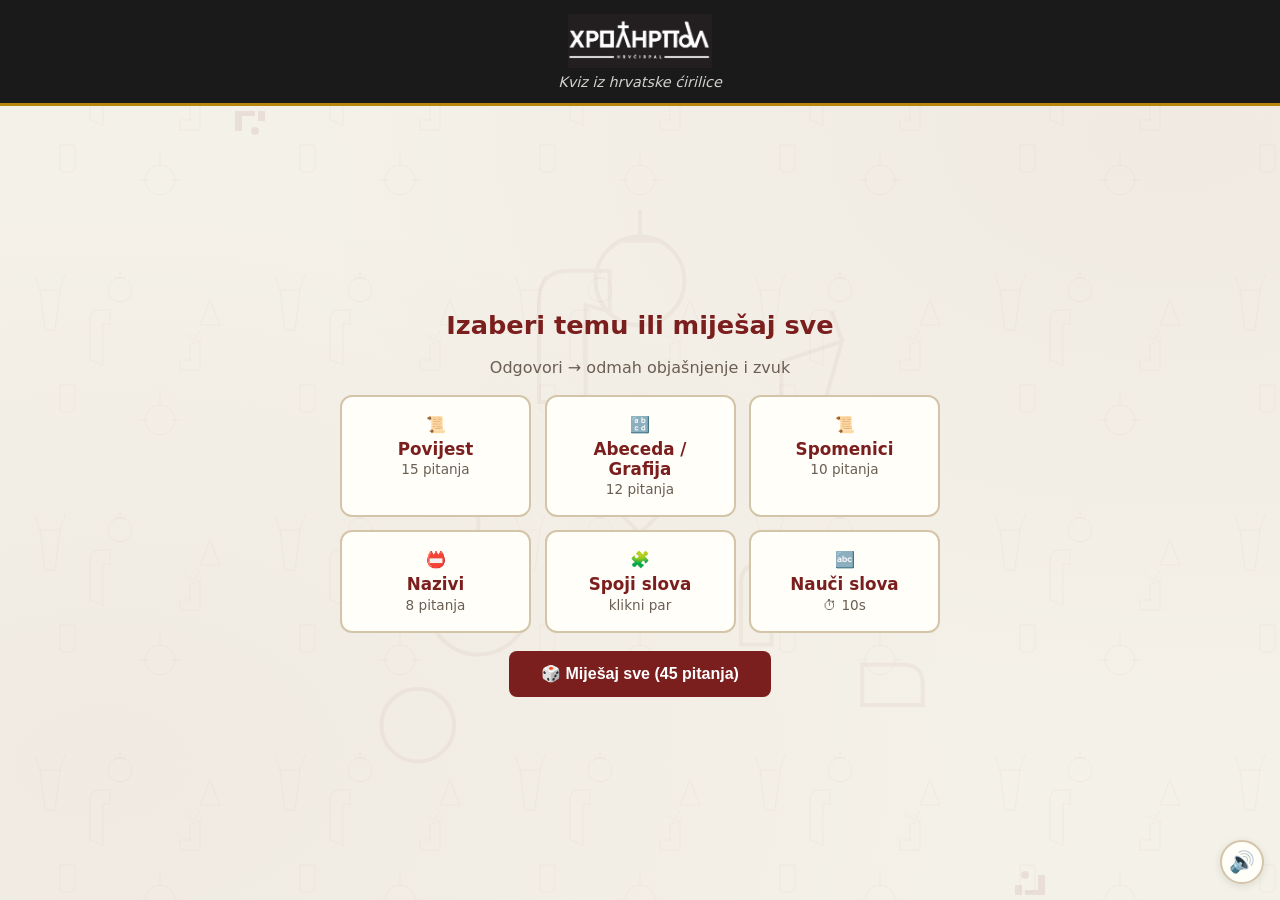
<file: kviz-cirilica.html>
<!DOCTYPE html>
<html lang="hr">
<head>
<meta charset="UTF-8">
<meta name="viewport" content="width=device-width, initial-scale=1.0, user-scalable=no">
<title>Kviz iz hrvatske ćirilice</title>
<link rel="stylesheet" href="style.css">
</head>
<body>

<header>
  <img src="hrvcirpal-logo.jpg" alt="HRVĆIRPAL" class="header-logo">
  <h1></h1>
  <p>Kviz iz hrvatske ćirilice</p>
</header>

<div class="main-wrap">
<div class="container">

  <!-- START SCREEN -->
  <div id="startScreen" class="start-screen">
    <h2>Izaberi temu ili miješaj sve</h2>
    <p>Odgovori → odmah objašnjenje i zvuk</p>
    <div class="topic-grid">
      <div class="topic-card" onclick="startQuiz('povijest')">
        <span class="icon">📜</span><span class="label">Povijest</span><span class="info">15 pitanja</span>
      </div>
      <div class="topic-card" onclick="startQuiz('abeceda')">
        <span class="icon">🔡</span><span class="label">Abeceda / Grafija</span><span class="info">12 pitanja</span>
      </div>
      <div class="topic-card" onclick="startQuiz('spomenici')">
        <span class="icon">📜</span><span class="label">Spomenici</span><span class="info">10 pitanja</span>
      </div>
      <div class="topic-card" onclick="startQuiz('nazivi')">
        <span class="icon">📛</span><span class="label">Nazivi</span><span class="info">8 pitanja</span>
      </div>
      <div class="topic-card" onclick="startMatching()">
        <span class="icon">🧩</span><span class="label">Spoji slova</span><span class="info">klikni par</span>
      </div>
      <div class="topic-card" onclick="startLetterQuiz()">
        <span class="icon">🔤</span><span class="label">Nauči slova</span><span class="info">⏱ 10s</span>
      </div>
    </div>
    <button class="mix-btn" onclick="startQuiz('mix')">🎲 Miješaj sve (45 pitanja)</button>
  </div>

  <!-- QUIZ AREA -->
  <div id="quizArea" class="quiz-area hidden">
    <div class="top-bar">
      <span class="progress-text" id="progressText"></span>
      <span class="score-badge" id="scoreBadge"></span>
    </div>
    <div class="progress-bar-wrap"><div class="progress-bar" id="progressBar" style="width:0%"></div></div>
    <div id="questionCard" class="q-card"><div class="inner"></div></div>
    <div class="controls">
      <button class="next-btn" id="nextBtn" onclick="nextQuestion()">Sljedeće →</button>
      <button class="back-btn" onclick="backToStart()">← Natrag</button>
    </div>
  </div>

  <!-- MATCHING GAME -->
  <div id="matchingArea" class="quiz-area hidden">
    <div class="match-mode-bar" id="matchModeBar">
      <button class="match-mode-btn active" data-mode="lat" onclick="setMatchMode('lat')">A ↔ Ć</button>
      <button class="match-mode-btn" data-mode="gla" onclick="setMatchMode('gla')">Ⰰ ↔ Ć</button>
      <button class="match-mode-btn" data-mode="all" onclick="setMatchMode('all')">sve troje</button>
    </div>
    <div class="top-bar">
      <span class="progress-text" id="matchProgress"></span>
      <span class="score-badge" id="matchScore"></span>
    </div>
    <div class="match-grid" id="matchGrid"></div>
    <div class="controls">
      <button class="match-reset" onclick="startMatching()">🔄 Nova runda</button>
      <button class="back-btn" onclick="backToStart()">← Natrag</button>
    </div>
  </div>

  <!-- LETTER QUIZ -->
  <div id="letterQuizArea" class="quiz-area hidden">
    <div class="top-bar">
      <span class="progress-text" id="lqCounter"></span>
      <span class="score-badge" id="lqScore"></span>
    </div>
    <div class="letter-display-wrap">
      <div class="letter-big" id="letterBig"></div>
    </div>
    <div class="feedback-overlay" id="lqFeedback"></div>
    <div class="letter-options" id="lqOptions"></div>
    <div class="controls">
      <button class="next-btn" id="lqNextBtn" onclick="letterQuizNext()">Sljedeće →</button>
      <button class="back-btn" onclick="backToStart()">← Natrag</button>
    </div>
  </div>

  <!-- END SCREEN -->
  <div id="endScreen" class="end-screen"></div>

</div>
</div>

<button class="mute-btn" id="muteBtn" onclick="toggleMute()" title="Uključi/isključi zvuk">🔊</button>

<script src="script.js"></script>
</body>
</html>
</file>
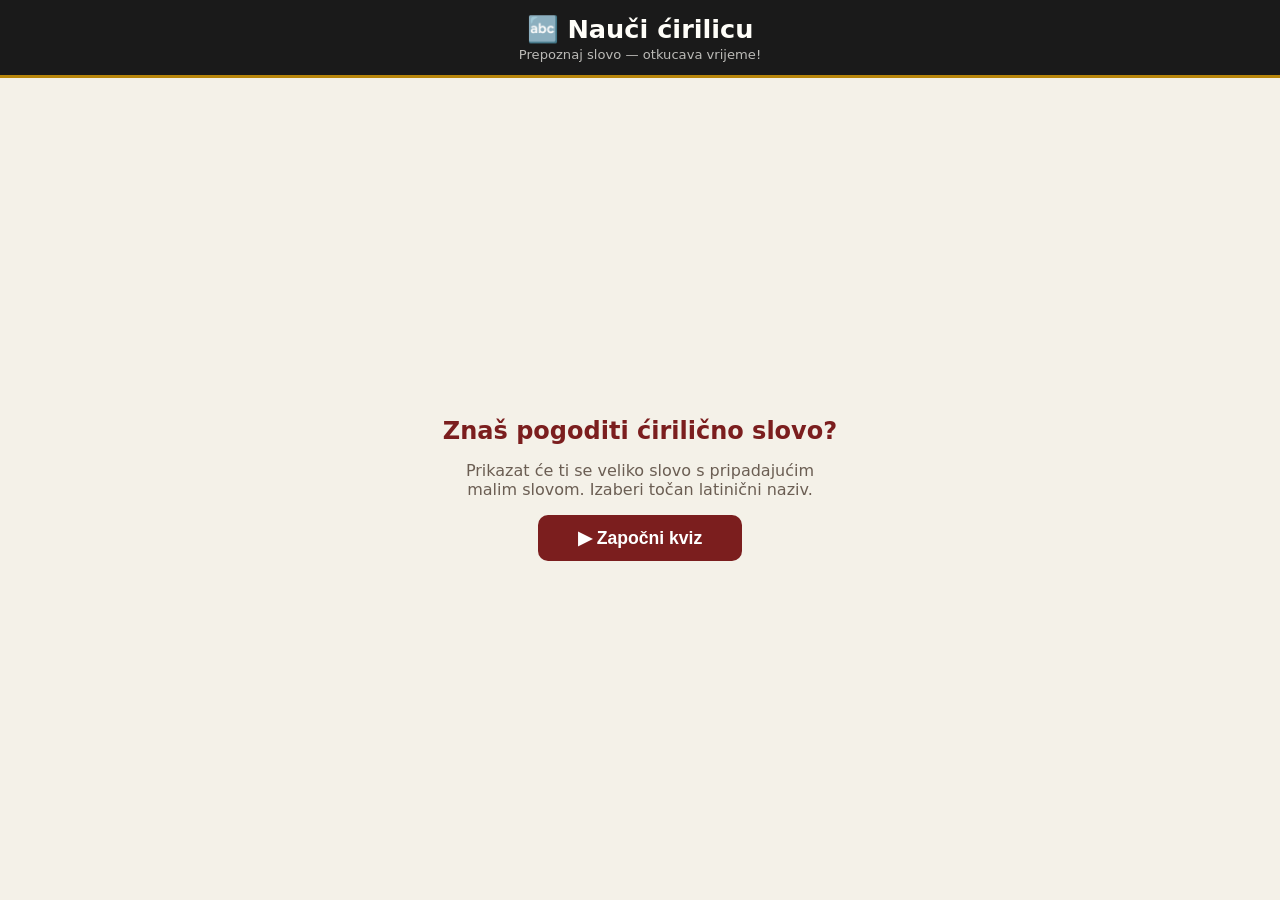
<file: nauci-cirilicu.html>
<!DOCTYPE html>
<html lang="hr">
<head>
<meta charset="UTF-8">
<meta name="viewport" content="width=device-width, initial-scale=1.0, user-scalable=no">
<title>Nauči ćirilicu</title>
<style>
  :root {
    --bg: #f4f1e8; --card: #fffef9; --accent: #7b1e1e; --accent2: #2d5a3d;
    --gold: #b8860b; --text: #2c1810; --muted: #6b5e53; --border: #d4c5a9;
    --correct: #2d7a3d; --wrong: #a83232; --timer: #c0392b;
  }
  * { box-sizing: border-box; margin: 0; padding: 0; }
  html, body { height: 100%; overflow: hidden; }
  body {
    font-family: 'Segoe UI', system-ui, sans-serif;
    background: var(--bg); color: var(--text);
    display: flex; flex-direction: column;
  }

  @font-face {
    font-family: 'Cirilica';
    src: url('cirilica.ttf') format('truetype');
    unicode-range: U+0400-04FF;
  }

  /* ===== HEADER ===== */
  header {
    flex-shrink: 0; background: #1a1a1a; color: #fffef9;
    text-align: center; padding: clamp(.6rem, 1.5vh, 1rem) 1rem;
    border-bottom: 3px solid var(--gold);
  }
  header h1 { font-size: clamp(1.1rem, 2.5vw, 1.6rem); }
  header p { opacity: .7; font-size: clamp(.7rem, 1.2vw, .82rem); margin-top: .2rem; }

  /* ===== MAIN ===== */
  .main-wrap { flex: 1; overflow-y: auto; display: flex; flex-direction: column; }
  .container {
    flex: 1; display: flex; flex-direction: column;
    max-width: 600px; margin: 0 auto; width: 100%; padding: clamp(.6rem, 1.5vh, 1.2rem);
  }

  /* ===== START SCREEN ===== */
  .start-screen {
    flex: 1; display: flex; flex-direction: column; justify-content: center;
    align-items: center; text-align: center; gap: 1rem;
  }
  .start-screen h2 { font-size: clamp(1.2rem, 2.5vw, 1.5rem); color: var(--accent); }
  .start-screen p { color: var(--muted); font-size: clamp(.85rem, 1.3vw, 1rem); max-width: 400px; }
  .start-btn {
    background: var(--accent); color: #fff; padding: .8rem 2.5rem; border: none;
    border-radius: 10px; cursor: pointer; font-weight: 700; font-size: 1.1rem;
    transition: .15s; user-select: none;
  }
  .start-btn:hover { background: #5c1515; }
  .start-btn:active { transform: scale(.96); }

  /* ===== GAME SCREEN ===== */
  .game-screen { flex: 1; display: none; flex-direction: column; }
  .game-screen.show { display: flex; }

  /* Top bar */
  .game-top {
    flex-shrink: 0; display: flex; justify-content: space-between; align-items: center;
    padding: .4rem 0; flex-wrap: wrap; gap: .3rem;
  }
  .game-top .q-counter { color: var(--muted); font-weight: 600; font-size: .95rem; }
  .game-top .score { color: var(--accent2); font-weight: 700; font-size: 1rem; }
  .game-top .timer {
    font-weight: 700; font-size: 1.1rem; padding: .2rem .7rem;
    border-radius: 20px; background: #fef0ef;
  }
  .game-top .timer.warning { color: var(--timer); animation: pulse .5s infinite; }
  @keyframes pulse { 50% { opacity: .5; } }

  .progress-bar-wrap { flex-shrink: 0; height: 4px; background: var(--border); border-radius: 2px; width: 100%; margin-bottom: .5rem; }
  .progress-bar { height: 100%; background: var(--accent); border-radius: 2px; transition: width .3s; }

  /* Letter display */
  .letter-display {
    flex: 1; display: flex; align-items: center; justify-content: center;
    background: var(--card); border: 2px solid var(--border); border-radius: 16px;
    margin: .5rem 0; min-height: 0;
  }
  .letter-big {
    font-family: 'Cirilica', serif; font-size: clamp(5rem, 15vw, 12rem);
    font-weight: 400; color: var(--accent); line-height: 1; user-select: none;
  }
  .letter-big.both { font-size: clamp(3.5rem, 10vw, 8rem); letter-spacing: .1em; }

  /* Options */
  .options {
    flex-shrink: 0; display: grid;
    grid-template-columns: 1fr 1fr; gap: .6rem; padding: .5rem 0 1rem;
  }
  .opt-btn {
    padding: .9rem; border: 2px solid var(--border); border-radius: 12px;
    background: var(--card); cursor: pointer; font-weight: 600; font-size: 1.1rem;
    transition: .1s; text-align: center; user-select: none;
  }
  .opt-btn:hover { border-color: var(--gold); background: var(--hover); }
  .opt-btn:active { transform: scale(.97); }
  .opt-btn.correct { border-color: var(--correct); background: #e8f5e8; color: var(--correct); }
  .opt-btn.wrong { border-color: var(--wrong); background: #fde8e8; color: var(--wrong); }
  .opt-btn.disabled { pointer-events: none; opacity: .8; }

  /* Feedback overlay */
  .feedback-overlay {
    flex-shrink: 0; text-align: center; padding: .5rem;
    font-weight: 700; font-size: 1.1rem; min-height: 2.5rem;
  }
  .feedback-overlay.correct { color: var(--correct); }
  .feedback-overlay.wrong { color: var(--wrong); }

  .next-row { flex-shrink: 0; text-align: center; padding-bottom: .5rem; }
  .next-btn {
    display: none; background: var(--accent); color: #fff; border: none;
    padding: .7rem 2rem; border-radius: 8px; cursor: pointer; font-weight: 700;
    font-size: 1rem; transition: .15s;
  }
  .next-btn.show { display: inline-block; }
  .next-btn:hover { background: #5c1515; }
  .quit-btn {
    display: inline-block; background: var(--border); border: none; color: var(--text);
    padding: .5rem 1.2rem; border-radius: 6px; cursor: pointer; font-weight: 600;
    font-size: .82rem; margin-left: .4rem;
  }

  /* ===== END SCREEN ===== */
  .end-screen {
    flex: 1; display: none; flex-direction: column; justify-content: center;
    align-items: center; text-align: center; gap: .6rem;
  }
  .end-screen.show { display: flex; }
  .big-score { font-size: clamp(2.5rem, 10vw, 5rem); font-weight: 800; }
  .big-score.good { color: var(--correct); }
  .big-score.ok { color: var(--gold); }
  .big-score.poor { color: var(--wrong); }

  @media (max-width: 480px) {
    .options { grid-template-columns: 1fr 1fr; gap: .4rem; }
    .opt-btn { padding: .7rem; font-size: 1rem; }
  }
</style>
</head>
<body>

<header>
  <h1>🔤 Nauči ćirilicu</h1>
  <p>Prepoznaj slovo — otkucava vrijeme!</p>
</header>

<div class="main-wrap">
<div class="container">

  <!-- START SCREEN -->
  <div id="startScreen" class="start-screen">
    <h2>Znaš pogoditi ćirilično slovo?</h2>
    <p>Prikazat će ti se veliko slovo s pripadajućim malim slovom. Izaberi točan latinični naziv.</p>
    <button class="start-btn" onclick="startGame()">▶ Započni kviz</button>
  </div>

  <!-- GAME SCREEN -->
  <div id="gameScreen" class="game-screen">
    <div class="game-top">
      <span class="q-counter" id="qCounter"></span>
      <span class="timer" id="timer"></span>
      <span class="score" id="scoreBadge"></span>
    </div>
    <div class="progress-bar-wrap"><div class="progress-bar" id="progressBar"></div></div>

    <div class="letter-display">
      <div class="letter-big" id="letterBig"></div>
    </div>

    <div class="feedback-overlay" id="feedbackOverlay"></div>

    <div class="options" id="optionsGrid"></div>

    <div class="next-row">
      <button class="next-btn" id="nextBtn" onclick="nextQuestion()">Sljedeće →</button>
      <button class="quit-btn" onclick="backToStart()">✕ Prekini</button>
    </div>
  </div>

  <!-- END SCREEN -->
  <div id="endScreen" class="end-screen"></div>

</div>
</div>

<script>
// Cyrillic letters with their Latin names (for answer options)
const LETTERS = [
  {c:'А',l:'а', lat:'A'},{c:'Б',l:'б', lat:'B'},{c:'В',l:'в', lat:'V'},
  {c:'Г',l:'г', lat:'G'},{c:'Д',l:'д', lat:'D'},{c:'Ђ',l:'ђ', lat:'Đ'},
  {c:'Е',l:'е', lat:'E'},{c:'Ж',l:'ж', lat:'Ž'},{c:'З',l:'з', lat:'Z'},
  {c:'И',l:'и', lat:'I'},{c:'Ј',l:'ј', lat:'J'},{c:'К',l:'к', lat:'K'},
  {c:'Л',l:'л', lat:'L'},{c:'Љ',l:'љ', lat:'Lj'},{c:'М',l:'м', lat:'M'},
  {c:'Н',l:'н', lat:'N'},{c:'Њ',l:'њ', lat:'Nj'},{c:'О',l:'о', lat:'O'},
  {c:'П',l:'п', lat:'P'},{c:'Р',l:'р', lat:'R'},{c:'С',l:'с', lat:'S'},
  {c:'Т',l:'т', lat:'T'},{c:'Ћ',l:'ћ', lat:'Ć'},{c:'У',l:'у', lat:'U'},
  {c:'Ф',l:'ф', lat:'F'},{c:'Х',l:'х', lat:'H'},{c:'Ц',l:'ц', lat:'C'},
  {c:'Ч',l:'ч', lat:'Č'},{c:'Џ',l:'џ', lat:'Dž'},{c:'Ш',l:'ш', lat:'Š'},
];

let questions = [], currentIdx = 0, score = 0, totalQs = 0;
let timerInterval = null, timeLeft = 0, answered = false;

function shuffle(a) { const r=[...a]; for(let i=r.length-1;i>0;i--){const j=Math.floor(Math.random()*(i+1));[r[i],r[j]]=[r[j],r[i]];} return r; }

function startGame() {
  totalQs = 15; // 15 questions per round
  questions = shuffle(LETTERS).slice(0, totalQs);
  currentIdx = 0; score = 0; answered = false;

  document.getElementById('startScreen').style.display = 'none';
  document.getElementById('gameScreen').classList.add('show');
  document.getElementById('endScreen').classList.remove('show');
  document.getElementById('endScreen').style.display = 'none';

  showQuestion();
}

function backToStart() {
  clearInterval(timerInterval);
  document.getElementById('startScreen').style.display = '';
  document.getElementById('gameScreen').classList.remove('show');
  document.getElementById('endScreen').classList.remove('show');
  document.getElementById('endScreen').style.display = 'none';
}

function showQuestion() {
  if (currentIdx >= questions.length) { showEndScreen(); return; }
  answered = false; timeLeft = 10;
  const q = questions[currentIdx];

  // Display letter (uppercase + lowercase)
  document.getElementById('letterBig').textContent = q.c + q.l;
  document.getElementById('letterBig').className = 'letter-big both';

  // Generate 4 options: 1 correct + 3 random wrong
  const correct = q.lat;
  const wrongs = shuffle(LETTERS.filter(l => l.lat !== correct)).slice(0, 3);
  const options = shuffle([correct, ...wrongs.map(w => w.lat)]);
  
  const grid = document.getElementById('optionsGrid');
  grid.innerHTML = options.map(o => 
    `<div class="opt-btn" onclick="selectAnswer(this, '${o}')">${o}</div>`
  ).join('');

  document.getElementById('feedbackOverlay').textContent = '';
  document.getElementById('feedbackOverlay').className = 'feedback-overlay';
  document.getElementById('nextBtn').classList.remove('show');

  updateUI();

  // Start timer
  clearInterval(timerInterval);
  timerInterval = setInterval(() => {
    timeLeft--;
    updateUI();
    if (timeLeft <= 0) {
      clearInterval(timerInterval);
      if (!answered) timeUp();
    }
  }, 1000);
}

function updateUI() {
  document.getElementById('qCounter').textContent = `Pitanje ${currentIdx+1}/${totalQs}`;
  document.getElementById('scoreBadge').textContent = `✅ ${score}`;
  document.getElementById('progressBar').style.width = `${(currentIdx/totalQs)*100}%`;
  const timerEl = document.getElementById('timer');
  timerEl.textContent = `⏱ ${timeLeft}s`;
  timerEl.className = 'timer' + (timeLeft <= 3 ? ' warning' : '');
}

function selectAnswer(el, chosen) {
  if (answered) return;
  answered = true;
  clearInterval(timerInterval);

  const q = questions[currentIdx];
  const correct = q.lat;
  const opts = document.querySelectorAll('.opt-btn');

  opts.forEach(o => o.classList.add('disabled'));
  
  if (chosen === correct) {
    score++;
    el.classList.add('correct');
    document.getElementById('feedbackOverlay').textContent = '✅ Točno!';
    document.getElementById('feedbackOverlay').className = 'feedback-overlay correct';
  } else {
    el.classList.add('wrong');
    // Highlight the correct one
    opts.forEach(o => { if (o.textContent.trim() === correct) o.classList.add('correct'); });
    document.getElementById('feedbackOverlay').textContent = `❌ Točno je: ${correct}`;
    document.getElementById('feedbackOverlay').className = 'feedback-overlay wrong';
  }

  document.getElementById('nextBtn').classList.add('show');
  document.getElementById('nextBtn').textContent = currentIdx+1 < totalQs ? 'Sljedeće →' : 'Vidi rezultat 🏆';
  updateUI();
}

function timeUp() {
  answered = true;
  const q = questions[currentIdx];
  const correct = q.lat;
  const opts = document.querySelectorAll('.opt-btn');
  opts.forEach(o => {
    o.classList.add('disabled');
    if (o.textContent.trim() === correct) o.classList.add('correct');
  });
  document.getElementById('feedbackOverlay').textContent = `⏰ Isteklo vrijeme! ${correct}`;
  document.getElementById('feedbackOverlay').className = 'feedback-overlay wrong';
  document.getElementById('nextBtn').classList.add('show');
  document.getElementById('nextBtn').textContent = currentIdx+1 < totalQs ? 'Sljedeće →' : 'Vidi rezultat 🏆';
}

function nextQuestion() {
  currentIdx++;
  if (currentIdx >= totalQs) { showEndScreen(); }
  else { showQuestion(); }
}

function showEndScreen() {
  clearInterval(timerInterval);
  document.getElementById('gameScreen').classList.remove('show');
  const end = document.getElementById('endScreen');
  end.style.display = 'flex'; end.classList.add('show');

  const pct = Math.round((score/totalQs)*100);
  let cls, msg;
  if (pct >= 90) { cls='good'; msg='Sjajno! 🎉 Pravi znalac ćirilice!'; }
  else if (pct >= 70) { cls='ok'; msg='Vrlo dobro! 👍 Još malo vježbe.'; }
  else if (pct >= 50) { cls='ok'; msg='Dobro! 📚 Probaj ponovo.'; }
  else { cls='poor'; msg='Ne odustaj! 💪 Vježbaj i nauči.'; }

  end.innerHTML = `
    <h2 style="color:var(--accent);">🏁 Kraj kviza!</h2>
    <div class="big-score ${cls}">${score} / ${totalQs}</div>
    <div style="font-size:1.3rem;font-weight:700;">${pct}%</div>
    <p style="font-size:1rem;max-width:400px;">${msg}</p>
    <button class="start-btn" onclick="startGame()">🔄 Igraj ponovo</button>
    <button class="quit-btn" style="margin-top:.5rem;" onclick="backToStart()">← Početak</button>
  `;
}
</script>
</body>
</html>
</file>
<file: style.css>
:root {
  --bg: #f4f1e8; --card: #fffef9; --accent: #7b1e1e; --accent2: #2d5a3d;
  --gold: #b8860b; --text: #2c1810; --muted: #6b5e53; --border: #d4c5a9;
  --correct: #2d7a3d; --wrong: #a83232; --hover: #f0ebe0;
}
* { box-sizing: border-box; margin: 0; padding: 0; }
html, body { height: 100%; overflow: hidden; }
body {
  font-family: 'Segoe UI', system-ui, sans-serif; color: var(--text);
  display: flex; flex-direction: column;
  background-color: var(--bg);
  background-image:
    radial-gradient(ellipse at 8% 85%, rgba(123,30,30,.03) 0%, transparent 55%),
    radial-gradient(ellipse at 92% 15%, rgba(123,30,30,.03) 0%, transparent 55%),
    url("data:image/svg+xml,%3Csvg xmlns='http://www.w3.org/2000/svg' width='240' height='240'%3E%3Cg fill='none' stroke='%237b1e1e' stroke-width='.6' opacity='.06'%3E%3Cpath d='M40,50 L60,50 L55,90 L45,90 Z M40,50 L35,35 M60,50 L65,35'/%3E%3Ccircle cx='120' cy='50' r='12'/%3E%3Cline x1='115' y1='38' x2='125' y2='38'/%3E%3Cline x1='120' y1='38' x2='120' y2='30'/%3E%3Cpath d='M90,120 L90,80 Q90,70 100,70 L110,70 L110,85 L103,83 L103,125 L90,120 Z'/%3E%3Cpath d='M180,130 L200,130 L200,100 L190,105 L190,120 L180,120 Z M195,100 L185,95 M195,100 L200,90'/%3E%3Ccircle cx='160' cy='180' r='15'/%3E%3Cline x1='160' y1='165' x2='160' y2='150'/%3E%3Cline x1='148' y1='180' x2='138' y2='180'/%3E%3Cline x1='172' y1='180' x2='182' y2='180'/%3E%3Cpath d='M60,170 L60,145 L75,145 L75,170 Q67,175 60,170 Z'/%3E%3Cpath d='M210,60 L220,85 L200,85 Z'/%3E%3C/g%3E%3C/svg%3E");
  background-size: 100% 100%, 100% 100%, 240px 240px;
  background-position: 0 0, 0 0, 0 0;
  background-repeat: no-repeat, no-repeat, repeat;
}

/* ===== HEADER ===== */
header {
  flex-shrink: 0; background: #1a1a1a;
  color: #fffef9; text-align: center; padding: clamp(.6rem, 1.5vh, 1.2rem) 1rem;
  border-bottom: 3px solid var(--gold); position: relative;
}
header h1 { font-size: clamp(1.2rem, 3vw, 1.8rem); }
header p { opacity: .8; font-style: italic; font-size: clamp(.75rem, 1.3vw, .9rem); }
.header-logo { display: block; height: clamp(36px, 6vh, 60px); margin: 0 auto .4rem; }

/* ===== MAIN CONTAINER ===== */
.main-wrap { flex: 1; overflow-y: auto; display: flex; flex-direction: column; }
.container {
  flex: 1; display: flex; flex-direction: column;
  max-width: 820px; margin: 0 auto; width: 100%; padding: clamp(.8rem, 2vh, 1.8rem);
  position: relative;
}
.container::before, .container::after {
  content: ''; position: absolute; pointer-events: none; z-index: 0;
  width: 60px; height: 60px; opacity: .08;
  background: var(--accent);
  mask-size: contain; mask-repeat: no-repeat;
}
.container::before {
  top: 0; left: 0;
  mask-image: url("data:image/svg+xml,%3Csvg xmlns='http://www.w3.org/2000/svg' viewBox='0 0 60 60'%3E%3Cpath d='M5,5 L25,5 L25,10 L12,10 L12,25 L5,25 Z'/%3E%3Ccircle cx='25' cy='25' r='4'/%3E%3Cpath d='M28,5 L35,5 L35,15 L28,15 Z'/%3E%3C/svg%3E");
}
.container::after {
  bottom: 0; right: 0;
  mask-image: url("data:image/svg+xml,%3Csvg xmlns='http://www.w3.org/2000/svg' viewBox='0 0 60 60'%3E%3Cpath d='M55,55 L35,55 L35,50 L48,50 L48,35 L55,35 Z'/%3E%3Ccircle cx='35' cy='35' r='4'/%3E%3Cpath d='M32,55 L25,55 L25,45 L32,45 Z'/%3E%3C/svg%3E");
}

/* ===== START SCREEN ===== */
.start-screen { flex: 1; display: flex; flex-direction: column; justify-content: center; align-items: center; text-align: center; gap: clamp(.6rem, 2vh, 1.2rem); position: relative; }
.start-screen::before {
  content: ''; position: absolute; inset: 10% 10%; pointer-events: none; z-index: 0; opacity: .04;
  background: url("data:image/svg+xml,%3Csvg xmlns='http://www.w3.org/2000/svg' viewBox='0 0 300 300'%3E%3Cg fill='none' stroke='%237b1e1e' stroke-width='2'%3E%3Ccircle cx='150' cy='40' r='22'/%3E%3Cline x1='140' y1='20' x2='160' y2='20'/%3E%3Cline x1='150' y1='18' x2='150' y2='5'/%3E%3Cpath d='M100,100 L100,50 Q100,35 115,35 L135,35 L135,55 L123,52 L123,100 Z'/%3E%3Cpath d='M220,120 L250,130 L250,100 L240,105 L250,70 L220,80 Z M250,70 L245,55'/%3E%3Ccircle cx='70' cy='200' r='25'/%3E%3Cline x1='70' y1='175' x2='70' y2='155'/%3E%3Cpath d='M200,220 L200,190 Q200,180 210,180 L225,180 L225,200 L215,198 L215,220 Z'/%3E%3Cpath d='M260,250 L260,230 L280,230 Q290,230 290,240 L290,250 Z'/%3E%3Ccircle cx='40' cy='260' r='18'/%3E%3Cpath d='M140,185 L155,170 L140,155'/%3E%3Cpath d='M160,185 L145,170 L160,155'/%3E%3C/g%3E%3C/svg%3E") center/contain no-repeat;
}
.start-screen > * { position: relative; z-index: 1; }
.start-screen h2 { font-size: clamp(1.2rem, 2.5vw, 1.6rem); color: var(--accent); }
.start-screen p { color: var(--muted); font-size: clamp(.85rem, 1.4vw, 1rem); }
.topic-grid {
  display: grid; grid-template-columns: repeat(auto-fit, minmax(140px, 1fr));
  gap: clamp(.5rem, 1.5vh, 1rem); width: 100%; max-width: 600px;
}
.topic-card {
  background: var(--card); border: 2px solid var(--border); border-radius: 12px;
  padding: clamp(.8rem, 2vh, 1.3rem) clamp(.5rem, 1vw, .9rem);
  cursor: pointer; transition: .15s; text-align: center; user-select: none;
}
.topic-card:active { transform: scale(.96); }
@media (hover: hover) {
  .topic-card:hover { border-color: var(--gold); transform: translateY(-2px); box-shadow: 0 4px 12px rgba(0,0,0,.08); }
}
.topic-card .icon-img { height: 48px; width: auto; display: block; margin: 0 auto .4rem; object-fit: contain; }
.topic-card .label { font-weight: 700; font-size: clamp(.9rem, 1.5vw, 1.05rem); color: var(--accent); margin-top: .3rem; display: block; }
.topic-card .info { font-size: clamp(.75rem, 1.1vw, .85rem); color: var(--muted); margin-top: .15rem; display: block; }

.mix-btn {
  background: var(--accent); color: #fff; padding: clamp(.6rem, 1.5vh, .85rem) clamp(1.2rem, 3vw, 2rem);
  border: none; border-radius: 8px; cursor: pointer; font-weight: 700;
  font-size: clamp(.9rem, 1.6vw, 1rem); transition: .15s; user-select: none;
  display: inline-flex; align-items: center; gap: .5rem; justify-content: center;
}
.mix-icon { height: 24px; width: auto; display: inline-block; }
.mix-btn:active { transform: scale(.96); }
@media (hover: hover) { .mix-btn:hover { background: #5c1515; } }

/* ===== QUIZ AREA ===== */
.quiz-area { flex: 1; display: flex; flex-direction: column; }
.quiz-area.hidden { display: none; }

.top-bar {
  flex-shrink: 0; display: flex; justify-content: space-between; align-items: center;
  padding: clamp(.2rem, .8vh, .5rem) 0; flex-wrap: wrap; gap: .3rem;
}
.progress-text { color: var(--muted); font-size: 1rem; font-weight: 600; }
.score-badge { display: inline-flex; align-items: center; gap: .3rem; }
.score-img { height: 28px; width: auto; display: block; }
.score-num {
  color: var(--accent2); font-weight: 800; font-size: 1.1rem;
}
.progress-bar-wrap { flex-shrink: 0; height: 5px; background: var(--border); border-radius: 3px; width: 100%; }
.progress-bar { height: 100%; background: var(--accent); border-radius: 3px; transition: width .3s; }

/* Question card */
.q-card {
  flex: 1; display: flex; flex-direction: column; justify-content: center;
  background: var(--card); border: 2px solid var(--border); border-radius: 14px;
  padding: 2rem 2rem; margin: .5rem 0; transition: .2s;
  box-shadow: 0 2px 8px rgba(0,0,0,.05);
  min-height: 0; position: relative; overflow: hidden;
}
/* Manuscript backgrounds — public domain (Wikimedia Commons) */
.q-card::after {
  content: ''; position: absolute; inset: 0; z-index: 0; pointer-events: none;
  opacity: .1;
  background: center/cover no-repeat;
}
.q-card.topic-povijest::after  { background-image: url("povelja-kulina-bana.jpg"); }
.q-card.topic-abeceda::after   { background-image: url("humacka-ploca.jpg"); }
.q-card.topic-spomenici::after { background-image: url("slike/povelja-kulina-bana.jpg"); }
.q-card.topic-opcenito::after  { background-image: url("slike/krepcanski-manastir.jpg"); }
.q-card.topic-nazivi::after    { background-image: url("slike/truhelka.jpg"); }

.q-card::before {
  content: ''; position: absolute; top: 0; left: 10%; right: 10%; height: 3px;
  background: linear-gradient(90deg,
    transparent, var(--gold) 15%, var(--gold) 25%,
    var(--accent) 35%, var(--accent) 45%,
    transparent 50%,
    var(--accent) 55%, var(--accent) 65%,
    var(--gold) 75%, var(--gold) 85%,
    transparent);
  border-radius: 0 0 2px 2px; opacity: .5;
}
.q-card .inner {
  overflow-y: auto; flex: 1; min-height: 0;
  display: flex; flex-direction: column; justify-content: center;
  max-width: 620px; margin: 0 auto; width: 100%;
  position: relative; z-index: 1;
}
.q-card.correct-flash { border-color: var(--correct) !important; }
.q-card.wrong-flash { border-color: var(--wrong) !important; }
.q-num { color: var(--accent); font-weight: 700; font-size: .9rem; margin-bottom: .6rem; text-align: center; }
.q-num-icon { height: 20px; width: auto; vertical-align: middle; margin-right: .3rem; }
.q-text {
  font-size: 1.35rem; font-weight: 600; line-height: 1.5; margin-bottom: 1.8rem;
  text-align: center; letter-spacing: .01em; font-family: 'Cirilica', serif;
}
.q-text em { background: #fff3cd; padding: 0 .2rem; border-radius: 3px; }

/* Options */
.opts { display: flex; flex-direction: column; gap: .7rem; }
.opt {
  padding: 1rem 1.3rem; border: 2px solid var(--border); border-radius: 10px;
  cursor: pointer; transition: .1s; background: var(--card);
  display: flex; gap: .7rem; align-items: center; font-size: 1.1rem;
  user-select: none; text-align: left;
}
.opt:active { transform: scale(.98); }
@media (hover: hover) { .opt:hover { background: var(--hover); } }
.opt.correct { border-color: var(--correct) !important; background: #e8f5e8 !important; }
.opt.wrong { border-color: var(--wrong) !important; background: #fde8e8 !important; }
.opt.picked { border-color: var(--accent); background: #fdf5f0; }
.opt .letter { font-weight: 700; min-width: 20px; text-align: center; flex-shrink: 0; }

/* Feedback */
.feedback {
  margin-top: 1rem; padding: .9rem 1.2rem;
  border-radius: 8px; font-weight: 600; font-size: 1rem;
  display: none; line-height: 1.5; max-height: 40vh; overflow-y: auto;
}
.feedback.show { display: block; }
.feedback.correct { background: #e8f5e8; color: #1a5c1a; border: 1px solid #a3d9a3; }
.feedback.wrong { background: #fde8e8; color: #7a1a1a; border: 1px solid #f0aaaa; }
.feedback .explanation { font-weight: 400; display: block; margin-top: .4rem; color: var(--text); font-size: .95rem; }

/* Space between feedback and next button */
#nextBtnSingle, #nextBtn {
  margin-top: 1.2rem;
}

/* Controls */
.controls { flex-shrink: 0; text-align: center; padding-bottom: clamp(.2rem, .5vh, .5rem); }
.next-btn {
  display: none; background: var(--accent); color: #fff; border: none;
  padding: .8rem 2.2rem;
  border-radius: 8px; cursor: pointer; font-weight: 700;
  font-size: 1.05rem; transition: .15s; user-select: none;
}
.next-btn.show { display: inline-block; }
.next-btn:active { transform: scale(.96); }
@media (hover: hover) { .next-btn:hover { background: #5c1515; } }

.back-btn {
  background: var(--border); border: none; color: var(--text); padding: clamp(.4rem, 1vh, .55rem) clamp(.8rem, 2vw, 1.2rem);
  border-radius: 6px; cursor: pointer; font-weight: 600; font-size: clamp(.7rem, 1.2vw, .82rem);
  transition: .15s; margin-left: .4rem; user-select: none;
}
.back-btn:active { transform: scale(.96); }
@media (hover: hover) { .back-btn:hover { background: #c4b595; } }

/* ===== END SCREEN ===== */
.end-screen { flex: 1; display: none; flex-direction: column; justify-content: center; align-items: center; text-align: center; gap: clamp(.3rem, 1vh, .8rem); position: relative; }
.end-screen::before {
  content: ''; position: absolute; inset: 10% 10%; pointer-events: none; z-index: 0; opacity: .035;
  background: url("data:image/svg+xml,%3Csvg xmlns='http://www.w3.org/2000/svg' viewBox='0 0 300 300'%3E%3Cg fill='none' stroke='%232d5a3d' stroke-width='2'%3E%3Ccircle cx='150' cy='150' r='80'/%3E%3Ccircle cx='150' cy='150' r='60'/%3E%3Ccircle cx='150' cy='150' r='40'/%3E%3Cline x1='150' y1='50' x2='150' y2='15'/%3E%3Cline x1='150' y1='250' x2='150' y2='285'/%3E%3Cline x1='50' y1='150' x2='15' y2='150'/%3E%3Cline x1='250' y1='150' x2='285' y2='150'/%3E%3Ccircle cx='60' cy='60' r='12'/%3E%3Ccircle cx='240' cy='60' r='12'/%3E%3Ccircle cx='240' cy='240' r='12'/%3E%3Ccircle cx='60' cy='240' r='12'/%3E%3C/g%3E%3C/svg%3E") center/contain no-repeat;
}
.end-screen > * { position: relative; z-index: 1; }
.end-screen.show { display: flex; }
.big-score { font-size: clamp(2.5rem, 10vw, 5rem); font-weight: 800; }
.big-score.good { color: var(--correct); }
.big-score.ok { color: var(--gold); }
.big-score.poor { color: var(--wrong); }
.end-pct { font-size: clamp(1rem, 3vw, 1.4rem); font-weight: 700; }
.end-msg { font-size: clamp(.85rem, 1.5vw, 1.1rem); max-width: 500px; }

/* ===== MUTE BUTTON ===== */
.mute-btn {
  position: fixed; bottom: 1rem; right: 1rem; z-index: 99;
  width: 44px; height: 44px; border-radius: 50%; border: 2px solid var(--border);
  background: var(--card); cursor: pointer; font-size: 1.3rem;
  display: flex; align-items: center; justify-content: center;
  box-shadow: 0 2px 8px rgba(0,0,0,.1); transition: .15s; user-select: none;
}
.mute-btn:active { transform: scale(.9); }

/* ===== CUSTOM CYRILLIC FONT ===== */
@font-face {
  font-family: 'Cirilica';
  src: url('cirilica.ttf') format('truetype');
  unicode-range: U+0400-047F, U+0480-04FF;
}
.cyr-font { font-family: 'Cirilica', serif; }

/* Global: use Cirilica for all text — only Cyrillic codepoints via unicode-range */
body, .q-text, .q-num, .opt, .feedback, .match-tile, .drag-tile, .drag-group {
  font-family: 'Cirilica', 'Segoe UI', system-ui, sans-serif;
}
@font-face {
  font-family: 'FSGLA';
  src: url('fsgla.ttf') format('truetype');
}
.gla-font { font-family: 'FSGLA', sans-serif; }

/* ===== FEEDBACK MODAL ===== */
.modal-overlay {
  position: fixed; inset: 0; z-index: 100;
  background: rgba(0,0,0,.55);
  display: flex; align-items: center; justify-content: center;
  padding: 1rem;
  animation: overlayIn .25s ease-out;
}
@keyframes overlayIn {
  from { opacity: 0; }
  to { opacity: 1; }
}
.modal-overlay.hidden { display: none; }
.modal-overlay.closing { animation: overlayOut .25s ease-in forwards; }
@keyframes overlayOut {
  from { opacity: 1; }
  to { opacity: 0; }
}
.modal-overlay.closing .modal-box { animation: modalOut .25s ease-in forwards; }
@keyframes modalOut {
  from { opacity: 1; transform: translateY(0) scale(1); }
  to { opacity: 0; transform: translateY(20px) scale(.95); }
}
.modal-box {
  background: var(--card); border-radius: 14px; border: 2px solid var(--border);
  max-width: 560px; width: 100%; max-height: 88vh; overflow-y: auto;
  padding: 1.6rem 1.8rem; text-align: center;
  box-shadow: 0 10px 40px rgba(0,0,0,.3);
  animation: modalIn .3s ease-out;
}
@keyframes modalIn {
  from { opacity: 0; transform: translateY(30px) scale(.95); }
  to { opacity: 1; transform: translateY(0) scale(1); }
}
.modal-content { font-size: 1.15rem; line-height: 1.55; }
.modal-content .explanation { display: block; margin-top: .6rem; color: var(--text); font-size: 1.02rem; font-weight: 400; }
.modal-content.correct { color: var(--correct); }
.modal-content.wrong { color: var(--wrong); }
.modal-box .next-btn { margin-top: 1.2rem; font-size: 1.1rem; padding: .9rem 2.4rem; }

/* ===== LETTER COMPARISON TABLE ===== */
.lq-table-wrap { margin-top: 1rem; overflow-x: auto; }
.lq-table {
  width: 100%; border-collapse: collapse; margin: 0 auto;
  font-size: 1.1rem;
}
.lq-table th {
  background: var(--accent); color: #fff; padding: .5rem .6rem;
  font-size: .85rem; text-transform: uppercase; letter-spacing: .05em;
}
.lq-table td {
  padding: .7rem .6rem; border: 1px solid var(--border); text-align: center;
  font-size: 1.6rem; background: var(--card);
}
.lq-table th:first-child { border-radius: 8px 0 0 0; }
.lq-table th:last-child { border-radius: 0 8px 0 0; }
.lq-cell-cyr { font-family: 'Cirilica', serif; color: var(--accent); }
.lq-cell-lat { color: var(--accent2); font-size: 1.3rem !important; }
.lq-cell-gla { font-family: 'FSGLA', sans-serif; color: #6b3fa0; }
.lq-cell-mod { color: #7d6608; font-family: 'Segoe UI', system-ui, sans-serif; }
.lq-cell-gr { color: #1a5276; }

/* ===== LIGHTBOX ===== */
.lightbox {
  position: fixed; inset: 0; z-index: 999;
  background: rgba(0,0,0,.9);
  display: flex; flex-direction: column; align-items: center; justify-content: center;
  padding: 1.5rem; cursor: default;
}
.lightbox.hidden { display: none; }
.lightbox-stage {
  position: relative; overflow: hidden;
  max-width: 92vw; max-height: 82vh;
  display: flex; align-items: center; justify-content: center;
  cursor: zoom-in; touch-action: none;
}
.lightbox-stage img {
  max-width: 92vw; max-height: 82vh; width: auto; height: auto;
  object-fit: contain; display: block;
  border-radius: 8px; box-shadow: 0 5px 30px rgba(0,0,0,.5);
  transition: transform .15s ease-out;
  transform-origin: center center;
  user-select: none; -webkit-user-drag: none;
}
.lightbox-stage.zoomed { cursor: grab; }
.lightbox-stage.zoomed img { max-width: none; max-height: none; }
.lightbox-stage.zoomed.dragging { cursor: grabbing; }
.lightbox-zoom-hint {
  position: absolute; bottom: 8px; left: 50%; transform: translateX(-50%);
  background: rgba(0,0,0,.6); color: #fff; font-size: .75rem;
  padding: .25rem .6rem; border-radius: 12px; pointer-events: none;
  opacity: .8; white-space: nowrap;
}
.lightbox-cap { color: #ddd; margin-top: .8rem; font-size: .95rem; text-align: center; max-width: 80vw; }
.lightbox-close {
  position: absolute; top: 1rem; right: 1rem;
  width: 44px; height: 44px; border-radius: 50%; border: none;
  background: rgba(255,255,255,.2); color: #fff; font-size: 1.3rem;
  cursor: pointer; display: flex; align-items: center; justify-content: center;
}
.lightbox-close:hover { background: rgba(255,255,255,.35); }
.q-img-wrap { margin-top: .9rem; text-align: center; }
.q-img { max-width: 100%; max-height: 300px; border-radius: 8px; border: 1px solid var(--border); }
.q-img-cap { font-size: .85rem; color: var(--muted); margin-top: .35rem; font-style: italic; }

/* ===== LETTER QUIZ ===== */
.letter-display-wrap {
  flex: 1; display: flex; align-items: center; justify-content: center;
  background: var(--card); border: 2px solid var(--border); border-radius: 16px;
  margin: .5rem 0; min-height: 0;
}
.letter-big {
  font-family: 'Cirilica', serif; font-size: clamp(5rem, 15vw, 12rem);
  font-weight: 400; color: var(--accent); line-height: 1; user-select: none;
  letter-spacing: .1em;
}
.feedback-overlay {
  flex-shrink: 0; text-align: center; padding: .3rem;
  font-weight: 700; font-size: 1rem; min-height: 2rem;
}
.feedback-overlay.correct { color: var(--correct); }
.feedback-overlay.wrong { color: var(--wrong); }
.letter-options {
  flex-shrink: 0; display: grid; grid-template-columns: 1fr 1fr; gap: .5rem;
  padding: .3rem 0 .8rem;
}
.lq-opt {
  padding: .8rem; border: 2px solid var(--border); border-radius: 12px;
  background: var(--card); cursor: pointer; font-weight: 600; font-size: 1.1rem;
  transition: .1s; text-align: center; user-select: none;
}
.lq-opt:hover { border-color: var(--gold); }
.lq-opt:active { transform: scale(.97); }
.lq-opt.correct { border-color: var(--correct); background: #e8f5e8; color: var(--correct); }
.lq-opt.wrong { border-color: var(--wrong); background: #fde8e8; color: var(--wrong); }
.lq-opt.disabled { pointer-events: none; opacity: .8; }

@media (max-width: 480px) {
  .letter-options { gap: .4rem; }
  .lq-opt { padding: .7rem; font-size: 1rem; }
}

.match-mode-bar {
  flex-shrink: 0; display: flex; gap: .4rem; justify-content: center; padding: .3rem 0 .6rem;
}
.match-mode-btn {
  padding: .4rem 1rem; border: 2px solid var(--border); border-radius: 20px;
  background: var(--card); cursor: pointer; font-weight: 600; font-size: .82rem;
  transition: .15s; user-select: none;
}
.match-mode-btn.active { background: var(--accent); color: #fff; border-color: var(--accent); }
.match-mode-btn:hover:not(.active) { border-color: var(--gold); }

/* Drag-drop mode */
.match-grid.drag-mode {
  grid-template-columns: 1fr;
  grid-template-rows: auto 1fr;
  gap: .8rem;
}
.drag-targets {
  display: flex; flex-wrap: wrap; gap: .5rem; justify-content: center;
  padding: .6rem; background: #fdf5f0; border-radius: 10px; border: 2px dashed var(--border);
}
.drag-group {
  display: flex; align-items: center; gap: .35rem; padding: .4rem .6rem;
  border: 2px solid var(--border); border-radius: 10px; background: var(--card);
  transition: .15s; min-width: 70px; justify-content: center;
}
.drag-group.over { border-color: var(--gold); background: #fef9e7; box-shadow: 0 0 0 3px var(--gold); }
.drag-group.matched-group { border-color: var(--correct); background: #e8f5e8; }
.drag-group .dg-lat { font-size: 1.2rem; font-weight: 700; color: var(--accent2); }
.drag-group .dg-cyr { font-size: 1.2rem; font-weight: 700; color: var(--accent); font-family: 'Cirilica', serif; }
.drag-group .dg-gla { font-size: 1.2rem; font-weight: 700; color: #6b3fa0; font-family: 'FSGLA', sans-serif; }
.drag-group span + span::before { content: '·'; margin: 0 .2rem; color: var(--muted); font-weight: 400; }
.drag-source-area {
  display: flex; flex-wrap: wrap; gap: .5rem; justify-content: center; align-content: start;
}
.drag-tile {
  padding: .5rem .7rem; border: 2px solid var(--border); border-radius: 10px;
  background: var(--card); cursor: grab; text-align: center; font-size: 1.4rem;
  font-weight: 700; color: var(--accent); transition: .1s; user-select: none;
  font-family: 'Cirilica', serif;
}
.drag-tile:active { cursor: grabbing; }
.drag-tile.dragging { opacity: .4; transform: scale(.9); }
.drag-tile.gla { color: #6b3fa0; font-family: 'FSGLA', sans-serif; }
.drag-tile.matched { display: none; }
.drag-tile.wrong-flash { border-color: var(--wrong) !important; background: #fde8e8 !important; }

.match-grid {
  flex: 1; display: grid;
  grid-template-columns: 1fr 1fr;
  gap: 1rem; align-content: start; padding: .5rem 0;
}
.match-col {
  display: flex; flex-direction: column; gap: .5rem;
}
.match-col-header {
  text-align: center; font-weight: 700; font-size: .85rem; padding: .3rem;
  color: var(--accent); border-bottom: 2px solid var(--border);
  margin-bottom: .3rem; text-transform: uppercase; letter-spacing: .1em;
}
.match-tile {
  background: var(--card); border: 2px solid var(--border); border-radius: 12px;
  padding: .65rem .5rem; cursor: pointer; text-align: center;
  transition: .15s; user-select: none; min-height: 52px;
  display: flex; align-items: center; justify-content: center;
}
.match-tile:active { transform: scale(.95); }
@media (hover: hover) { .match-tile:hover { border-color: var(--gold); } }
.match-tile.selected { border-color: var(--accent); background: #fdf5f0; box-shadow: 0 0 0 2px var(--accent); }
.match-tile.matched {
  border-color: var(--correct) !important; background: #e8f5e8 !important;
  opacity: .4; pointer-events: none; cursor: default;
}
.match-tile.wrong-flash { border-color: var(--wrong) !important; background: #fde8e8 !important; }
.match-tile .cyr { font-size: 1.5rem; font-weight: 700; color: var(--accent); line-height: 1; font-family: 'Cirilica', serif; }
.match-tile .lat { font-size: 1.3rem; font-weight: 700; color: var(--accent2); line-height: 1; }
.match-reset {
  background: var(--border); border: none; color: var(--text);
  padding: .5rem 1.2rem; border-radius: 6px; cursor: pointer;
  font-weight: 600; font-size: .85rem; transition: .15s; margin-top: .5rem;
}
.match-reset:hover { background: #c4b595; }

@media (max-width: 480px) {
  .topic-grid { grid-template-columns: repeat(2, 1fr); }
  .q-card { padding: 1.2rem 1rem; border-radius: 10px; }
  .q-text { font-size: 1.15rem; margin-bottom: 1.2rem; }
  .opt { padding: .85rem 1rem; font-size: 1rem; border-radius: 8px; }
  .feedback { font-size: .9rem; }
  .feedback .explanation { font-size: .85rem; }
  .match-grid { gap: .4rem; }
  .match-tile { padding: .5rem .3rem; min-height: 44px; border-radius: 10px; }
  .match-tile .cyr { font-size: 1.2rem; }
  .match-tile .lat { font-size: 1rem; }
  .match-col-header { font-size: .7rem; }
}

/* ===== IMPRESSUM ===== */
.impressum-btn {
  background: transparent; color: var(--accent); border: 2px solid var(--border); border-radius: 8px;
  padding: clamp(.5rem, 1.2vh, .7rem) clamp(1rem, 2.5vw, 1.6rem); font-weight: 700; cursor: pointer;
  font-size: clamp(.85rem, 1.4vw, .95rem); transition: .15s;
}
.impressum-btn:active { transform: scale(.96); }
@media (hover: hover) { .impressum-btn:hover { border-color: var(--gold); background: var(--hover); } }
.impressum-box { max-width: 720px; text-align: left; position: relative; line-height: 1.5; }
.impressum-box h2 { color: var(--accent); margin-bottom: .8rem; padding-right: 2rem; }
.impressum-box h3 { color: var(--accent); font-size: 1.05rem; margin: 1.3rem 0 .5rem; padding-top: .8rem; border-top: 1px solid var(--border); }
.impressum-list dt { font-weight: 700; color: var(--muted); font-size: .85rem; text-transform: uppercase; letter-spacing: .04em; margin-top: .6rem; }
.impressum-list dd { margin: .15rem 0 0; }
.impressum-box a { color: var(--accent2); overflow-wrap: anywhere; }
.biblio { list-style: none; padding: 0; margin: 0; font-size: .9rem; }
.biblio li { padding-left: 1.6rem; text-indent: -1.6rem; margin-bottom: .55rem; }
.impressum-close {
  position: absolute; top: .8rem; right: .8rem; width: 2.2rem; height: 2.2rem; border-radius: 50%;
  border: 1px solid var(--border); background: var(--card); color: var(--text); cursor: pointer; font-size: 1rem;
}
.impressum-actions { text-align: center; margin-top: 1.2rem; }

/* ===== NAZIVI (višestruki odabir) ===== */
.names-grid { display: grid; grid-template-columns: repeat(auto-fill, minmax(220px, 1fr)); gap: .6rem; }
.name-opt { font-size: 1rem; padding: .75rem 1rem; }
.name-box {
  width: 1.4rem; height: 1.4rem; flex-shrink: 0; border: 2px solid var(--border); border-radius: 5px;
  display: inline-flex; align-items: center; justify-content: center; font-weight: 700; font-size: .9rem; background: #fff;
}
.name-opt.picked .name-box { background: var(--accent); border-color: var(--accent); color: #fff; }
.name-opt.correct .name-box { background: var(--correct); border-color: var(--correct); color: #fff; }
.name-opt.wrong .name-box { background: var(--wrong); border-color: var(--wrong); color: #fff; }
.name-opt.missed { border: 2px dashed var(--correct) !important; background: #f3faf3; }
.name-opt.missed .name-box { border-color: var(--correct); color: var(--correct); }
.name-opt.faded { opacity: .45; }
.names-area-disabled, #namesSubmit:disabled { opacity: .5; cursor: not-allowed; }
.names-result { text-align: center; font-weight: 700; font-size: 1.15rem; margin-bottom: .6rem; }
.names-result span { display: block; font-weight: 400; font-size: .95rem; color: var(--muted); margin-top: .2rem; }
.names-result.good { color: var(--correct); }
.names-result.poor { color: var(--accent); }
.names-legend { display: flex; flex-wrap: wrap; gap: .4rem .9rem; justify-content: center; font-size: .8rem; color: var(--muted); margin-bottom: .8rem; }
.names-legend .lg::before { content: ''; display: inline-block; width: .8rem; height: .8rem; border-radius: 3px; margin-right: .3rem; vertical-align: -1px; }
.names-legend .lg.correct::before { background: var(--correct); }
.names-legend .lg.missed::before { border: 2px dashed var(--correct); width: .6rem; height: .6rem; }
.names-legend .lg.wrong::before { background: var(--wrong); }
.names-explanation { margin-top: 1.2rem; padding-top: 1rem; border-top: 1px solid var(--border); text-align: left; }
.names-explanation h3 { color: var(--accent); font-size: 1.05rem; margin-bottom: .5rem; }
.names-expl { padding-left: 1.1rem; line-height: 1.5; }
.names-expl li { margin-bottom: .45rem; }
.names-thumb { display: inline-block; vertical-align: middle; margin-left: .3rem; cursor: zoom-in; }
.names-thumb img { height: 34px; width: 34px; object-fit: cover; border-radius: 50%; border: 1px solid var(--border); }
.names-note { margin-top: .7rem; font-size: .92rem; color: var(--muted); line-height: 1.5; }
.names-submit-wrap { text-align: center; margin-top: 1.2rem; }
/* Glagoljica u igri spajanja: FSGLA mora nadjačati .match-tile .cyr i globalni Cirilica font */
.match-tile .gla-font, .match-tile .cyr.gla-font, .drag-tile.gla, .drag-group .dg-gla, .lq-cell-gla { font-family: 'FSGLA', sans-serif !important; font-weight: 400; }
.match-mode-btn .mode-cyr { font-family: 'Cirilica', serif; font-size: 1.15em; }
</file>
